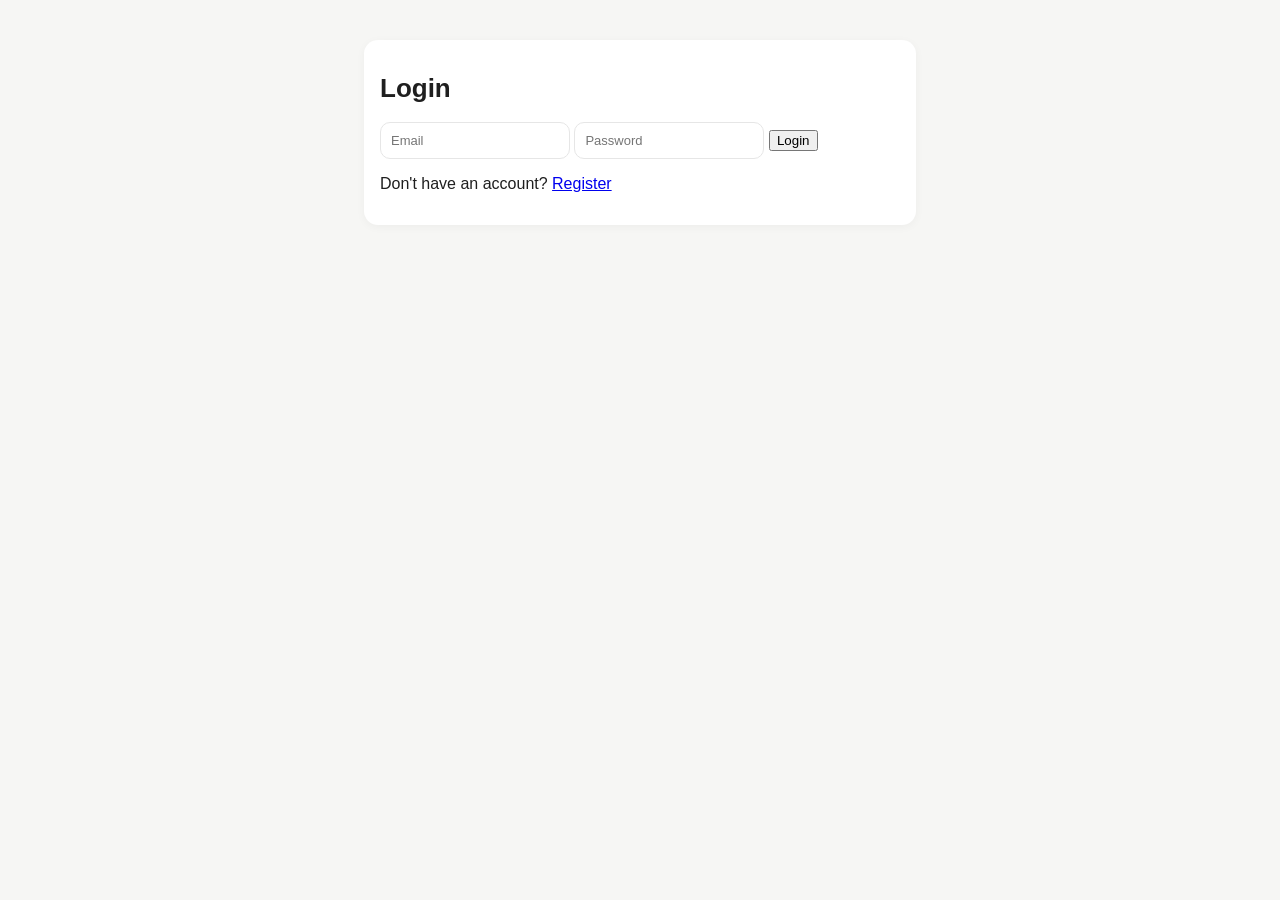
<file: index.html>
<!DOCTYPE html>
<html>
  <head>
    <title>Login</title>
    <link rel="stylesheet" href="style.css" />
  </head>

  <body>
    <div class="container card">
      <h1>Login</h1>

      <input id="email" placeholder="Email" />
      <input id="password" type="password" placeholder="Password" />

      <button onclick="login()">Login</button>

      <p>
        Don't have an account?
        <a href="register.html">Register</a>
      </p>

      <p id="error"></p>
    </div>

    <script src="login.js"></script>
  </body>
</html>
</file>
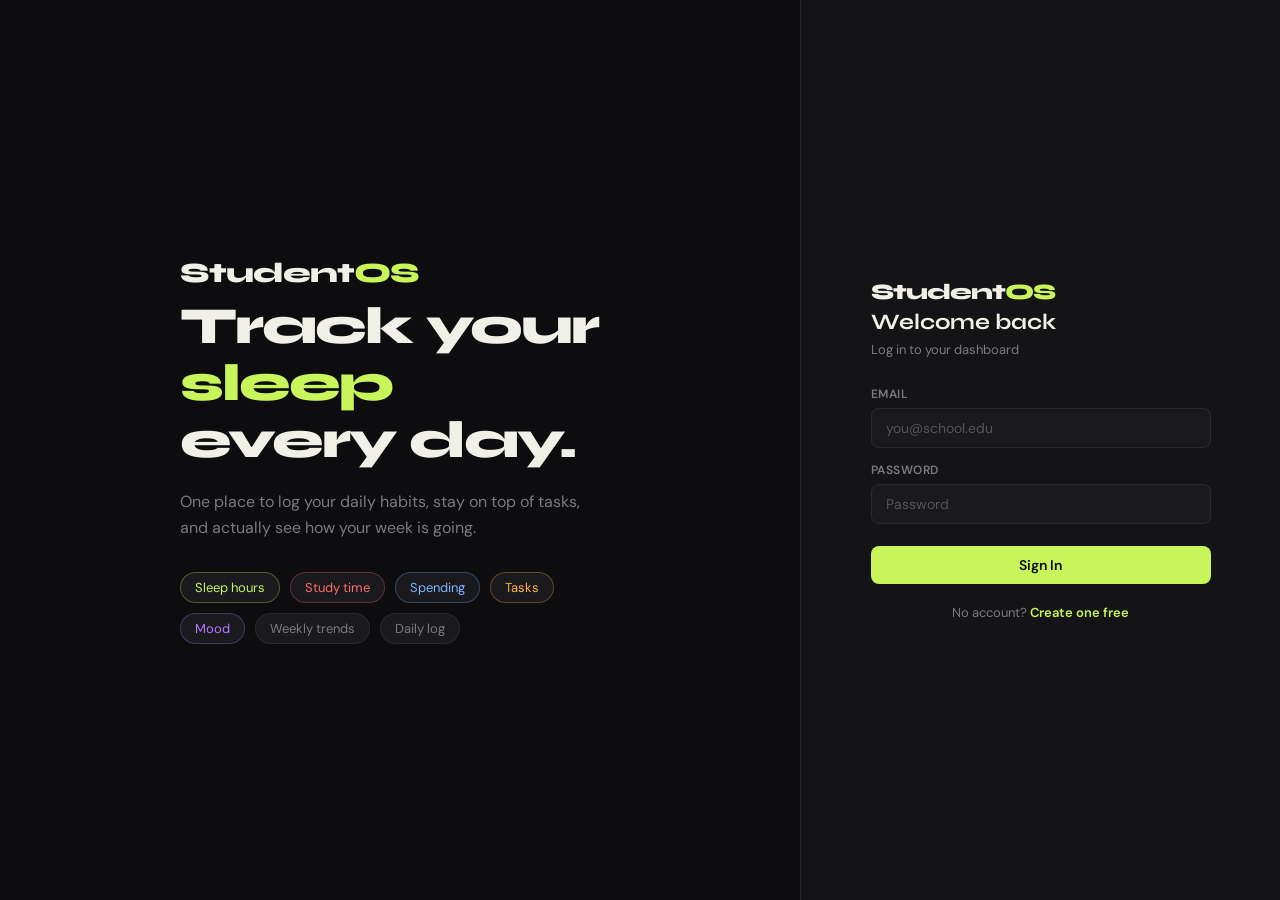
<file: task-manager-main-2/index.html>
<!DOCTYPE html>
<html lang="en">
<head>
  <meta charset="UTF-8">
  <meta name="viewport" content="width=device-width, initial-scale=1.0">
  <title>StudentOS - Login</title>
  <link rel="preconnect" href="https://fonts.googleapis.com">
  <link rel="preconnect" href="https://fonts.gstatic.com" crossorigin>
  <link href="https://fonts.googleapis.com/css2?family=Syne:wght@400;600;700;800&family=DM+Sans:wght@300;400;500;600&display=swap" rel="stylesheet">
  <link rel="stylesheet" href="style.css" />
</head>
<body>

<div class="auth-page">
  <div class="auth-left">
    <div>
      <div class="auth-logo">Student<span>OS</span></div>
      <div class="hero-headline">
        Track your<br>
        <span class="cycle-word" id="cycleWord">sleep</span><br>
        every day.
      </div>
      <p class="hero-sub">
        One place to log your daily habits, stay on top of tasks, and actually see how your week is going.
      </p>
      <div class="floating-tags">
        <span class="tag t1">Sleep hours</span>
        <span class="tag t2">Study time</span>
        <span class="tag t3">Spending</span>
        <span class="tag t4">Tasks</span>
        <span class="tag t5">Mood</span>
        <span class="tag">Weekly trends</span>
        <span class="tag">Daily log</span>
      </div>
    </div>
  </div>

  <div class="auth-right">
    <div class="auth-form">
      <div class="auth-logo" style="font-size:22px; margin-bottom:4px;">Student<span>OS</span></div>
      <h2>Welcome back</h2>
      <p class="sub">Log in to your dashboard</p>

      <div class="field">
        <label>Email</label>
        <input id="email" type="email" placeholder="you@school.edu" />
      </div>

      <div class="field">
        <label>Password</label>
        <input id="password" type="password" placeholder="Password" />
      </div>

      <button class="btn btn-primary btn-full" style="margin-top:8px;" onclick="login()">
        Sign In
      </button>

      <p id="error" class="error-msg"></p>

      <p class="auth-divider">No account? <a href="register.html">Create one free</a></p>
    </div>
  </div>
</div>

<script src="login.js"></script>
<script>
  const words = [
    { text: "sleep",      color: "#b47aff" },
    { text: "spending",   color: "#ffb347" },
    { text: "mood",       color: "#ff6b6b" },
    { text: "tasks",      color: "#7eb4ff" },
    { text: "study time", color: "#c8f55a" },
    { text: "progress",   color: "#5dcaa5" },
  ];
  let i = 0;
  const el = document.getElementById("cycleWord");
  function cycleWord() {
    el.style.opacity = 0;
    setTimeout(() => {
      i = (i + 1) % words.length;
      el.textContent = words[i].text;
      el.style.color  = words[i].color;
      el.style.opacity = 1;
    }, 300);
  }
  setInterval(cycleWord, 2000);
</script>
</body>
</html>
</file>
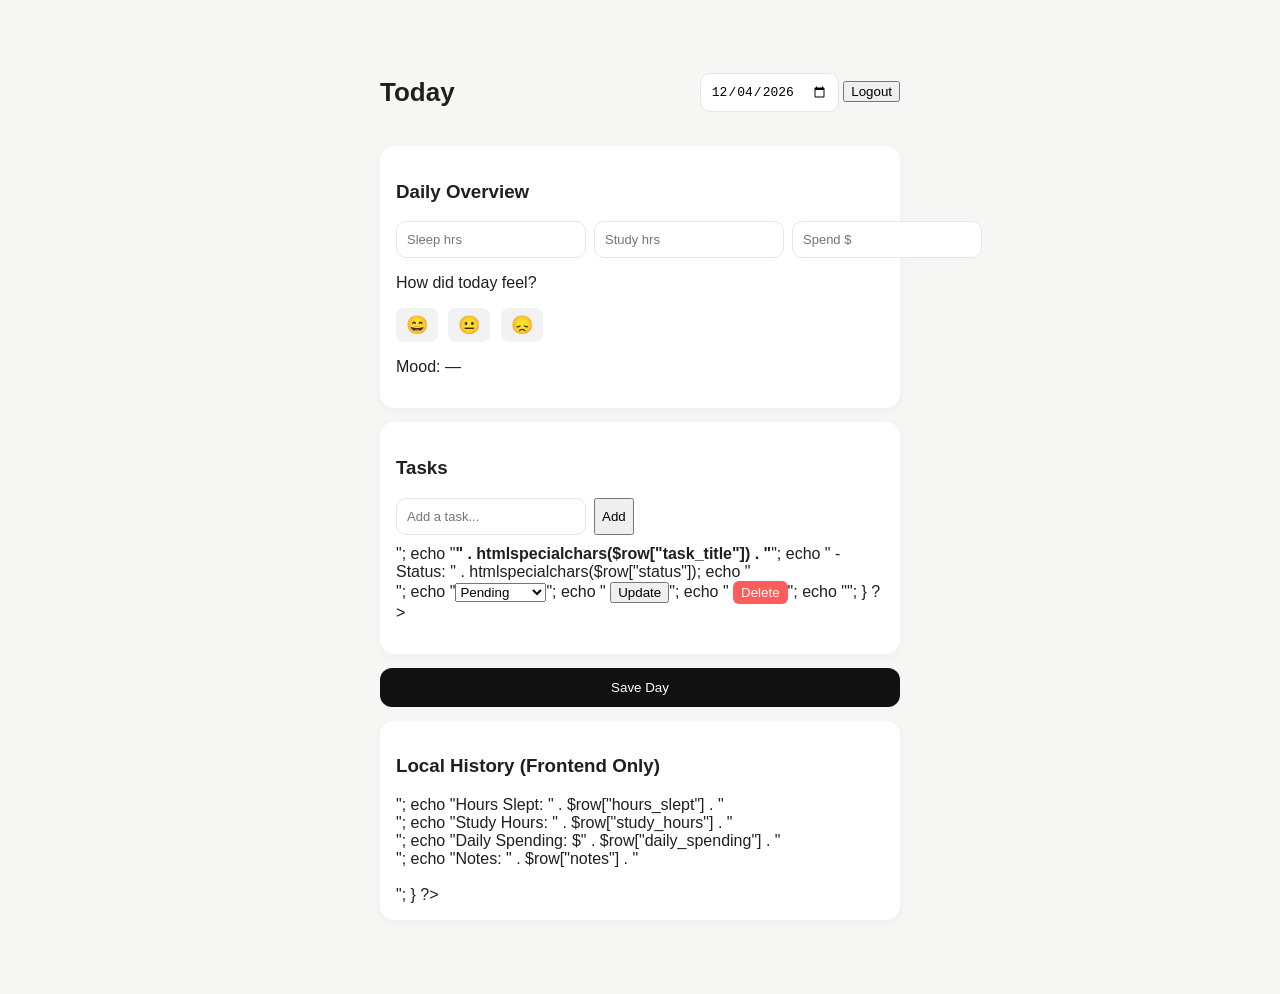
<file: Dashboard.html>
<!DOCTYPE html>
<html>
  <head>
    <title>Student Tracker</title>
    <link rel="stylesheet" href="style.css" />
  </head>

  <body>
    <div class="container">
      <div class="header">
        <h1>Today</h1>

        <div>
          <input type="date" id="datePicker" />
          <button onclick="logout()">Logout</button>
        </div>
      </div>

      <!-- DAILY INPUT CARD -->
      <div class="card">
        <h3>Daily Overview</h3>

        <div class="grid">
          <input id="sleep" type="number" placeholder="Sleep hrs" />
          <input id="study" type="number" placeholder="Study hrs" />
          <input id="spending" type="number" placeholder="Spend $" />
        </div>

        <div class="mood-section">
          <p>How did today feel?</p>

          <div class="mood-buttons">
            <button onclick="setMood('good')">😄</button>
            <button onclick="setMood('okay')">😐</button>
            <button onclick="setMood('bad')">😞</button>
          </div>

          <p id="moodDisplay">Mood: —</p>
        </div>
      </div>

      <!-- TASKS CARD -->
      <div class="card">
        <h3>Tasks</h3>

        <div class="input-row">
          <input id="taskInput" placeholder="Add a task..." />
          <button onclick="addTask()">Add</button>
        </div>

        <ul id="taskList"></ul>
      </div>

      <!-- SAVE -->
      <button class="save-btn" onclick="saveDay()">Save Day</button>

      <!-- HISTORY -->
      <div class="card">
        <h3>Local History (Frontend Only)</h3>
        <div id="history"></div>
      </div>
    </div>

    <script src="script.js?v=10"></script>
  </body>
</html>
</file>
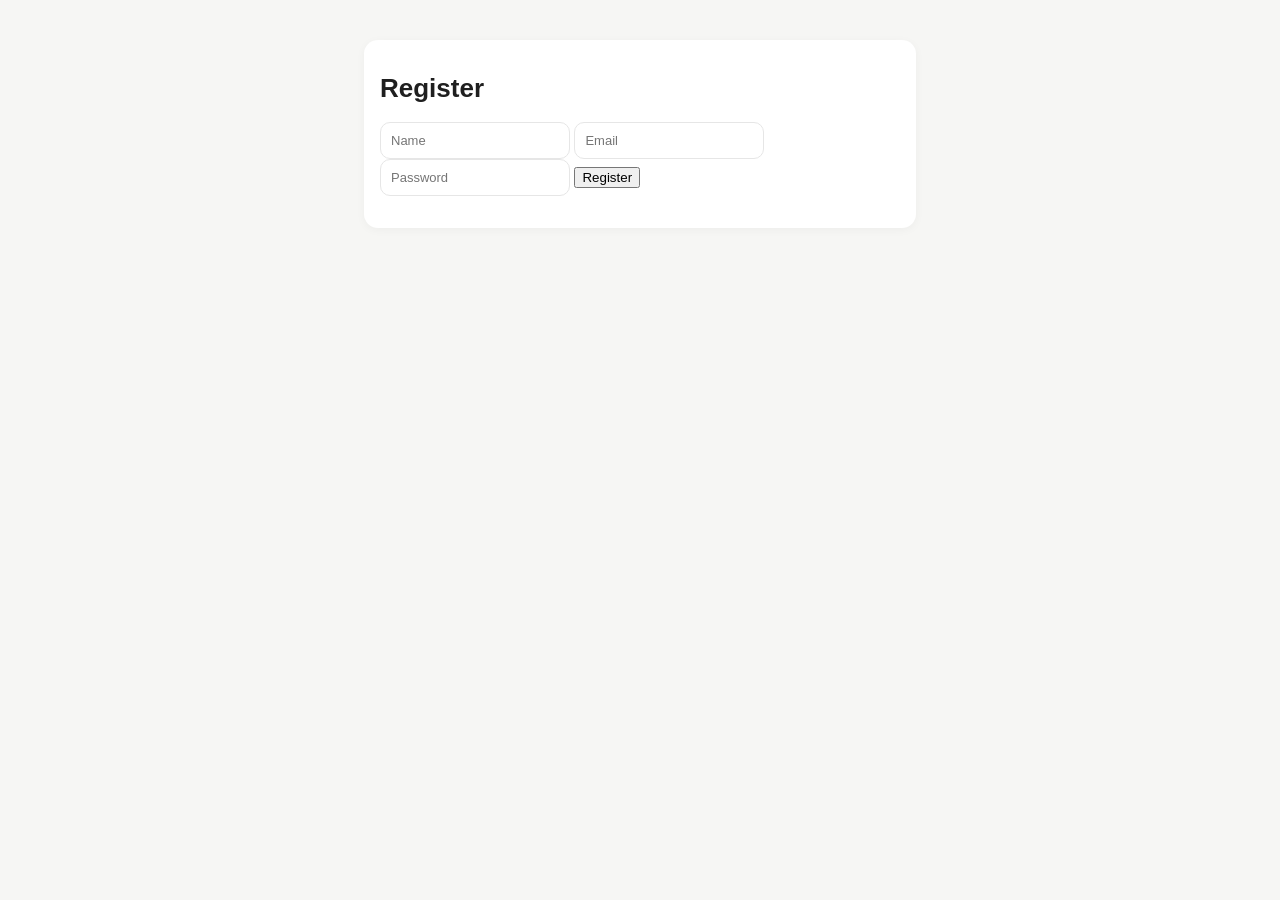
<file: register.html>
<!DOCTYPE html>
<html>
  <head>
    <title>Register</title>
    <link rel="stylesheet" href="style.css" />
  </head>

  <body>
    <div class="container card">
      <h1>Register</h1>

      <input id="name" placeholder="Name" />
      <input id="email" placeholder="Email" />
      <input id="password" type="password" placeholder="Password" />

      <button onclick="register()">Register</button>

      <p id="result"></p>
    </div>

    <script>
      function register() {
        const formData = new FormData();

        formData.append('name', document.getElementById('name').value);
        formData.append('email', document.getElementById('email').value);
        formData.append('password', document.getElementById('password').value);

        fetch('api/register.php', {
          method: 'POST',
          body: formData
        })
          .then((response) => response.text())
          .then((data) => {
            data = data.trim();

            if (data === 'Registration successful') {
              window.location.href = 'index.html';
            } else {
              document.getElementById('result').innerText = data;
            }
          });
      }
    </script>
  </body>
</html>
</file>
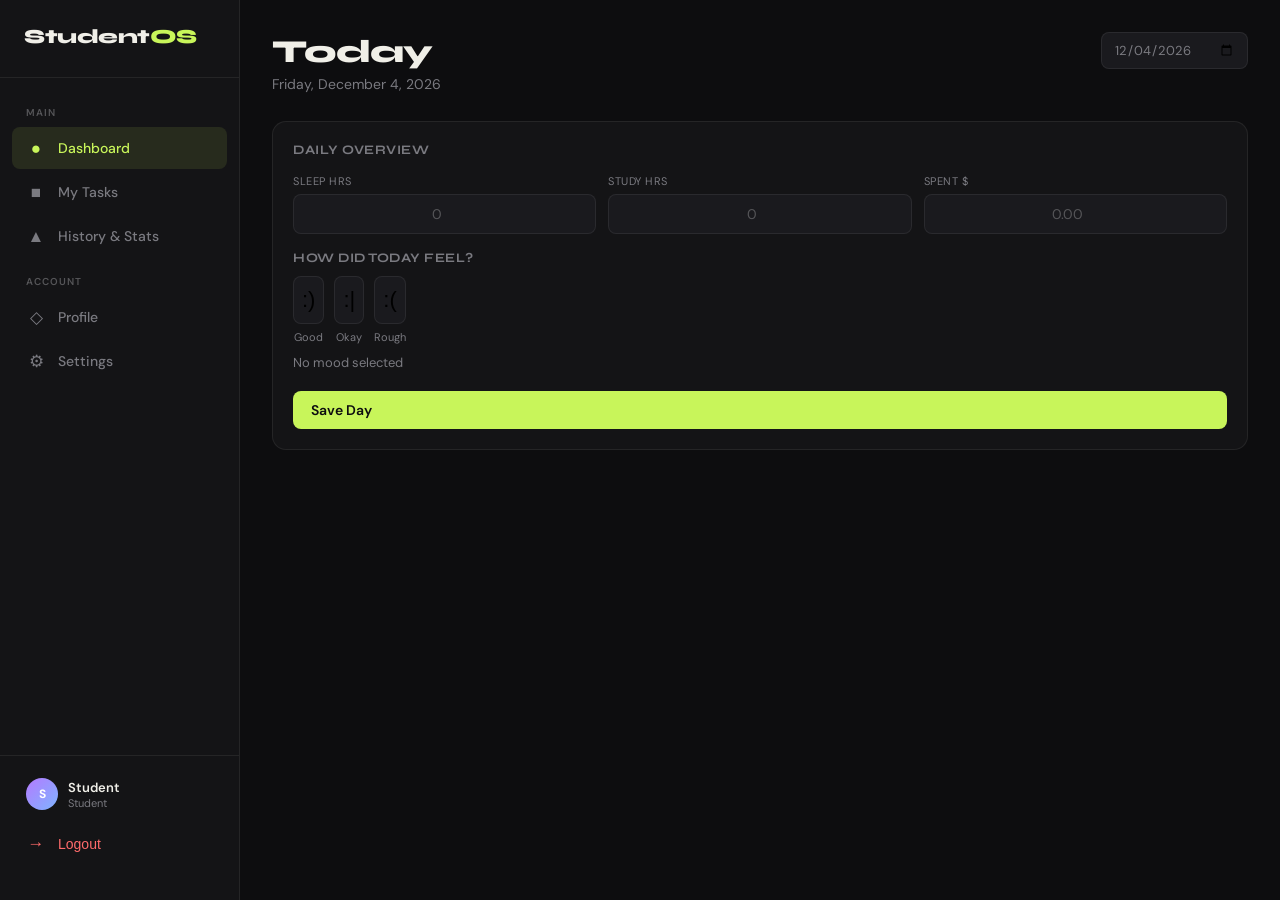
<file: task-manager-main-2/Dashboard.html>
<!DOCTYPE html>
<html lang="en">
<head>
  <meta charset="UTF-8">
  <meta name="viewport" content="width=device-width, initial-scale=1.0">
  <title>StudentOS - Dashboard</title>
  <link rel="preconnect" href="https://fonts.googleapis.com">
  <link rel="preconnect" href="https://fonts.gstatic.com" crossorigin>
  <link href="https://fonts.googleapis.com/css2?family=Syne:wght@400;600;700;800&family=DM+Sans:wght@300;400;500;600&display=swap" rel="stylesheet">
  <link rel="stylesheet" href="style.css" />
</head>
<body>

<div class="app-layout">

  <aside class="sidebar">
    <div class="sidebar-logo">Student<span>OS</span></div>
    <nav class="sidebar-nav">
      <span class="nav-section-label">Main</span>
      <a class="nav-item active" onclick="showPage('dashboard', this)">
        <span class="nav-icon">&#9679;</span>
        <span>Dashboard</span>
      </a>
      <a class="nav-item" onclick="showPage('tasks', this)">
        <span class="nav-icon">&#9632;</span>
        <span>My Tasks</span>
      </a>
      <a class="nav-item" onclick="showPage('history', this)">
        <span class="nav-icon">&#9650;</span>
        <span>History &amp; Stats</span>
      </a>
      <span class="nav-section-label">Account</span>
      <a class="nav-item" onclick="showPage('account', this)">
        <span class="nav-icon">&#9671;</span>
        <span>Profile</span>
      </a>
      <a class="nav-item" onclick="showPage('settings', this)">
        <span class="nav-icon">&#9881;</span>
        <span>Settings</span>
      </a>
    </nav>
    <div class="sidebar-bottom">
      <div class="user-pill">
        <div class="avatar" id="userAvatar">S</div>
        <div class="user-info">
          <div class="user-name" id="userName">Student</div>
          <div class="user-role">Student</div>
        </div>
      </div>
      <button class="nav-item" onclick="logout()" style="color:#ff6b6b; margin-top:4px;">
        <span class="nav-icon">&#8594;</span>
        <span>Logout</span>
      </button>
    </div>
  </aside>

  <main class="main-content">

    <!-- DASHBOARD -->
    <div id="page-dashboard">
      <div class="page-header">
        <div>
          <div class="page-title">Today</div>
          <div class="page-subtitle" id="todayDate"></div>
        </div>
        <input type="date" id="datePicker" style="width:auto;" />
      </div>

      <div class="card">
        <div class="card-title">Daily Overview</div>
        <div class="stat-grid">
          <div>
            <label style="font-size:11px;color:var(--muted);text-transform:uppercase;letter-spacing:.5px;display:block;margin-bottom:6px;">Sleep hrs</label>
            <input id="sleep" type="number" placeholder="0" min="0" max="24" style="text-align:center;" />
          </div>
          <div>
            <label style="font-size:11px;color:var(--muted);text-transform:uppercase;letter-spacing:.5px;display:block;margin-bottom:6px;">Study hrs</label>
            <input id="study" type="number" placeholder="0" min="0" max="24" style="text-align:center;" />
          </div>
          <div>
            <label style="font-size:11px;color:var(--muted);text-transform:uppercase;letter-spacing:.5px;display:block;margin-bottom:6px;">Spent $</label>
            <input id="spending" type="number" placeholder="0.00" min="0" style="text-align:center;" />
          </div>
        </div>

        <div style="margin-top:16px;">
          <div class="card-title" style="margin-bottom:10px;">How did today feel?</div>
          <div class="mood-row">
            <div>
              <button class="mood-btn" id="moodGood" onclick="setMood('good')">:)</button>
              <div class="mood-label">Good</div>
            </div>
            <div>
              <button class="mood-btn" id="moodOkay" onclick="setMood('okay')">:|</button>
              <div class="mood-label">Okay</div>
            </div>
            <div>
              <button class="mood-btn" id="moodBad" onclick="setMood('bad')">:(</button>
              <div class="mood-label">Rough</div>
            </div>
          </div>
          <p id="moodDisplay" style="font-size:13px;color:var(--muted);margin-top:10px;">No mood selected</p>
        </div>

        <button class="btn btn-primary" style="margin-top:20px;width:100%;" onclick="saveDay()">Save Day</button>
        <p id="saveMsg" style="font-size:12px;color:var(--accent1);margin-top:8px;display:none;">Saved!</p>
      </div>
    </div>

    <!-- TASKS -->
    <div id="page-tasks" style="display:none;">
      <div class="page-header">
        <div>
          <div class="page-title">My Tasks</div>
          <div class="page-subtitle">Stay on top of what is due</div>
        </div>
        <input type="date" id="taskDatePicker" style="width:auto;" />
      </div>
      <div class="card">
        <div class="card-title">Add Task</div>
        <div class="task-row">
          <input id="taskInput" type="text" placeholder="What needs to get done?" style="flex:1;" />
          <button class="btn btn-primary" onclick="addTask()">+ Add</button>
        </div>
      </div>
      <div class="card">
        <div class="card-title">Active Tasks</div>
        <ul class="task-list" id="taskList">
          <li style="color:var(--muted);font-size:13px;padding:10px 0;">Loading tasks...</li>
        </ul>
      </div>
    </div>

    <!-- HISTORY -->
    <div id="page-history" style="display:none;">
      <div class="page-header">
        <div>
          <div class="page-title">History &amp; Stats</div>
          <div class="page-subtitle">See how your week is really going</div>
        </div>
      </div>

      <div class="card">
        <div style="display:flex;justify-content:space-between;align-items:center;margin-bottom:18px;">
          <div class="card-title" style="margin:0;">Averages</div>
          <div class="history-tabs">
            <button class="tab-btn active" onclick="setHistoryRange('week', this)">Week</button>
            <button class="tab-btn" onclick="setHistoryRange('month', this)">Month</button>
          </div>
        </div>
        <div class="rings-grid" id="ringsGrid">
          <div class="ring-card">
            <svg width="80" height="80" viewBox="0 0 80 80">
              <circle cx="40" cy="40" r="32" fill="none" stroke="rgba(255,255,255,0.06)" stroke-width="8"/>
              <circle id="sleepRing" cx="40" cy="40" r="32" fill="none" stroke="#b47aff" stroke-width="8" stroke-dasharray="0 201" stroke-linecap="round" transform="rotate(-90 40 40)" style="transition:stroke-dasharray 1s ease;"/>
              <text x="40" y="45" text-anchor="middle" fill="#f0efe8" font-family="Syne,sans-serif" font-size="14" font-weight="700" id="sleepRingVal">-</text>
            </svg>
            <div class="ring-label">Avg Sleep</div>
            <div class="ring-sub">hrs / night</div>
          </div>
          <div class="ring-card">
            <svg width="80" height="80" viewBox="0 0 80 80">
              <circle cx="40" cy="40" r="32" fill="none" stroke="rgba(255,255,255,0.06)" stroke-width="8"/>
              <circle id="studyRing" cx="40" cy="40" r="32" fill="none" stroke="#7eb4ff" stroke-width="8" stroke-dasharray="0 201" stroke-linecap="round" transform="rotate(-90 40 40)" style="transition:stroke-dasharray 1s ease;"/>
              <text x="40" y="45" text-anchor="middle" fill="#f0efe8" font-family="Syne,sans-serif" font-size="14" font-weight="700" id="studyRingVal">-</text>
            </svg>
            <div class="ring-label">Avg Study</div>
            <div class="ring-sub">hrs / day</div>
          </div>
          <div class="ring-card">
            <svg width="80" height="80" viewBox="0 0 80 80">
              <circle cx="40" cy="40" r="32" fill="none" stroke="rgba(255,255,255,0.06)" stroke-width="8"/>
              <circle id="spendRing" cx="40" cy="40" r="32" fill="none" stroke="#ffb347" stroke-width="8" stroke-dasharray="0 201" stroke-linecap="round" transform="rotate(-90 40 40)" style="transition:stroke-dasharray 1s ease;"/>
              <text x="40" y="45" text-anchor="middle" fill="#f0efe8" font-family="Syne,sans-serif" font-size="14" font-weight="700" id="spendRingVal">-</text>
            </svg>
            <div class="ring-label">Avg Spend</div>
            <div class="ring-sub">$ / day</div>
          </div>
        </div>
      </div>

      <div class="card">
        <div class="card-title" style="margin-bottom:14px;">Daily Log</div>
        <div id="historyList" class="history-list">
          <p style="color:var(--muted);font-size:13px;">Loading history...</p>
        </div>
      </div>
    </div>

    <!-- ACCOUNT -->
    <div id="page-account" style="display:none;">
      <div class="page-header"><div><div class="page-title">Profile</div></div></div>
      <div class="card">
        <div class="account-header">
          <div class="account-avatar" id="accountAvatar">S</div>
          <div>
            <div class="account-name" id="accountName">Student</div>
            <div class="account-email" id="accountEmail">student@school.edu</div>
          </div>
        </div>
        <div>
          <div class="settings-row">
            <span class="settings-label">Member since</span>
            <span class="settings-value">2025</span>
          </div>
          <div class="settings-row">
            <span class="settings-label">Total days logged</span>
            <span class="settings-value" id="totalDays">-</span>
          </div>
          <div class="settings-row">
            <span class="settings-label">Tasks completed</span>
            <span class="settings-value" id="tasksCompleted">-</span>
          </div>
        </div>
      </div>
    </div>

    <!-- SETTINGS -->
    <div id="page-settings" style="display:none;">
      <div class="page-header"><div><div class="page-title">Settings</div></div></div>
      <div class="card">
        <div class="card-title">Daily Goals</div>
        <div class="settings-row">
          <div>
            <div class="settings-label">Sleep goal (hrs)</div>
            <div style="font-size:12px;color:var(--muted);margin-top:2px;">Used for ring progress</div>
          </div>
          <input type="number" id="sleepGoal" value="8" style="width:70px;text-align:center;" />
        </div>
        <div class="settings-row">
          <div><div class="settings-label">Study goal (hrs)</div></div>
          <input type="number" id="studyGoal" value="6" style="width:70px;text-align:center;" />
        </div>
        <div class="settings-row">
          <div><div class="settings-label">Spending budget ($)</div></div>
          <input type="number" id="spendGoal" value="30" style="width:70px;text-align:center;" />
        </div>
        <button class="btn btn-primary" style="margin-top:20px;" onclick="saveGoals()">Save Goals</button>
        <p id="goalsSaved" style="font-size:12px;color:var(--accent1);margin-top:8px;display:none;">Saved!</p>
      </div>
      <div class="card">
        <div class="card-title">Account</div>
        <div class="settings-row">
          <span class="settings-label">Logout of StudentOS</span>
          <button class="btn btn-danger btn-sm" onclick="logout()">Logout</button>
        </div>
      </div>
    </div>

  </main>
</div>

<script src="script.js?v=12"></script>
<script>
  const pages = ['dashboard','tasks','history','account','settings'];

  function showPage(name, el) {
    pages.forEach(p => {
      document.getElementById('page-' + p).style.display = (p === name) ? 'block' : 'none';
    });
    document.querySelectorAll('.nav-item').forEach(n => n.classList.remove('active'));
    if (el) el.classList.add('active');
    if (name === 'history') loadHistoryPage();
    if (name === 'tasks')   { loadTasks(); document.getElementById('taskDatePicker').value = document.getElementById('datePicker').value; }
    if (name === 'account') loadAccountPage();
  }

  document.addEventListener('DOMContentLoaded', () => {
    const today = new Date();
    document.getElementById('datePicker').valueAsDate = today;
    document.getElementById('taskDatePicker').valueAsDate = today;
    const opts = { weekday:'long', year:'numeric', month:'long', day:'numeric' };
    document.getElementById('todayDate').textContent = today.toLocaleDateString('en-US', opts);
    loadGoals();
  });

  function loadGoals() {
    document.getElementById('sleepGoal').value = localStorage.getItem('goalSleep') || 8;
    document.getElementById('studyGoal').value = localStorage.getItem('goalStudy') || 6;
    document.getElementById('spendGoal').value = localStorage.getItem('goalSpend') || 30;
  }

  function saveGoals() {
    localStorage.setItem('goalSleep', document.getElementById('sleepGoal').value);
    localStorage.setItem('goalStudy', document.getElementById('studyGoal').value);
    localStorage.setItem('goalSpend', document.getElementById('spendGoal').value);
    const msg = document.getElementById('goalsSaved');
    msg.style.display = 'block';
    setTimeout(() => msg.style.display = 'none', 2000);
  }

  let historyRange = 'week';

  function setHistoryRange(range, btn) {
    historyRange = range;
    document.querySelectorAll('.tab-btn').forEach(b => b.classList.remove('active'));
    btn.classList.add('active');
    loadHistoryPage();
  }

  function loadHistoryPage() {
    fetch('api/get_tracking.php')
      .then(r => r.text())
      .then(raw => renderHistoryUI(raw));
  }

  function parseTrackingHTML(raw) {
    const entries = [];
    const blocks = raw.trim().split(/\n\n+/);
    blocks.forEach(block => {
      const entry = {};
      const dateM  = block.match(/Date:\s*([^\n<]+)/);
      const sleepM = block.match(/Hours Slept:\s*([\d.]+)/);
      const studyM = block.match(/Study Hours:\s*([\d.]+)/);
      const spendM = block.match(/Daily Spending:\s*\$?([\d.]+)/);
      const notesM = block.match(/Notes:\s*([^\n<]+)/);
      if (dateM)  entry.date  = dateM[1].trim();
      if (sleepM) entry.sleep = parseFloat(sleepM[1]);
      if (studyM) entry.study = parseFloat(studyM[1]);
      if (spendM) entry.spend = parseFloat(spendM[1]);
      if (notesM) entry.notes = notesM[1].trim();
      if (entry.date) entries.push(entry);
    });
    return entries;
  }

  function renderHistoryUI(raw) {
    let entries = parseTrackingHTML(raw);
    const now = new Date();
    const days = historyRange === 'week' ? 7 : 30;
    const cutoff = new Date(now);
    cutoff.setDate(now.getDate() - days);
    entries = entries.filter(e => new Date(e.date) >= cutoff);

    const n = entries.length || 1;
    const avgSleep = entries.reduce((s,e) => s + (e.sleep||0), 0) / n;
    const avgStudy = entries.reduce((s,e) => s + (e.study||0), 0) / n;
    const avgSpend = entries.reduce((s,e) => s + (e.spend||0), 0) / n;

    const goalSleep = parseFloat(localStorage.getItem('goalSleep') || 8);
    const goalStudy = parseFloat(localStorage.getItem('goalStudy') || 6);
    const goalSpend = parseFloat(localStorage.getItem('goalSpend') || 30);

    function ringDash(val, goal) {
      const pct  = Math.min(val / goal, 1);
      const circ = 2 * Math.PI * 32;
      return pct * circ + ' ' + circ;
    }

    setTimeout(() => {
      document.getElementById('sleepRing').setAttribute('stroke-dasharray', ringDash(avgSleep, goalSleep));
      document.getElementById('studyRing').setAttribute('stroke-dasharray', ringDash(avgStudy, goalStudy));
      document.getElementById('spendRing').setAttribute('stroke-dasharray', ringDash(avgSpend, goalSpend));
    }, 100);

    document.getElementById('sleepRingVal').textContent = avgSleep.toFixed(1);
    document.getElementById('studyRingVal').textContent = avgStudy.toFixed(1);
    document.getElementById('spendRingVal').textContent = '$' + Math.round(avgSpend);

    const listEl = document.getElementById('historyList');
    if (entries.length === 0) {
      listEl.innerHTML = '<p style="color:var(--muted);font-size:13px;">No data for this period yet.</p>';
      return;
    }

    listEl.innerHTML = entries.map(e => {
      const notes    = e.notes || '';
      const moodGood = notes.includes('good');
      const moodBad  = notes.includes('bad');
      const moodText = moodGood ? 'Good' : moodBad ? 'Rough' : 'Okay';
      const moodColor = moodGood ? 'var(--accent1)' : moodBad ? 'var(--accent2)' : 'var(--accent4)';
      return '<div class="history-row">' +
        '<span class="history-date">' + e.date + '</span>' +
        '<span class="history-val">Sleep: ' + (e.sleep || '-') + ' hrs</span>' +
        '<span class="history-val">Study: ' + (e.study || '-') + ' hrs</span>' +
        '<span class="history-val">$' + (e.spend || '0') + '</span>' +
        '<span style="font-size:12px;font-weight:600;color:' + moodColor + ';">' + moodText + '</span>' +
        '</div>';
    }).join('');
  }

  function loadAccountPage() {
    fetch('api/get_tracking.php')
      .then(r => r.text())
      .then(raw => {
        const entries = parseTrackingHTML(raw);
        document.getElementById('totalDays').textContent = entries.length + ' days';
      });
    fetch('api/get_tasks.php')
      .then(r => r.text())
      .then(raw => {
        const completed = (raw.match(/Completed/g) || []).length;
        document.getElementById('tasksCompleted').textContent = completed;
      });
  }

  const _origSaveDay = window.saveDay;
  window.saveDay = function() {
    if (_origSaveDay) _origSaveDay();
    const msg = document.getElementById('saveMsg');
    msg.style.display = 'block';
    setTimeout(() => msg.style.display = 'none', 2500);
  };
</script>
</body>
</html>
</file>
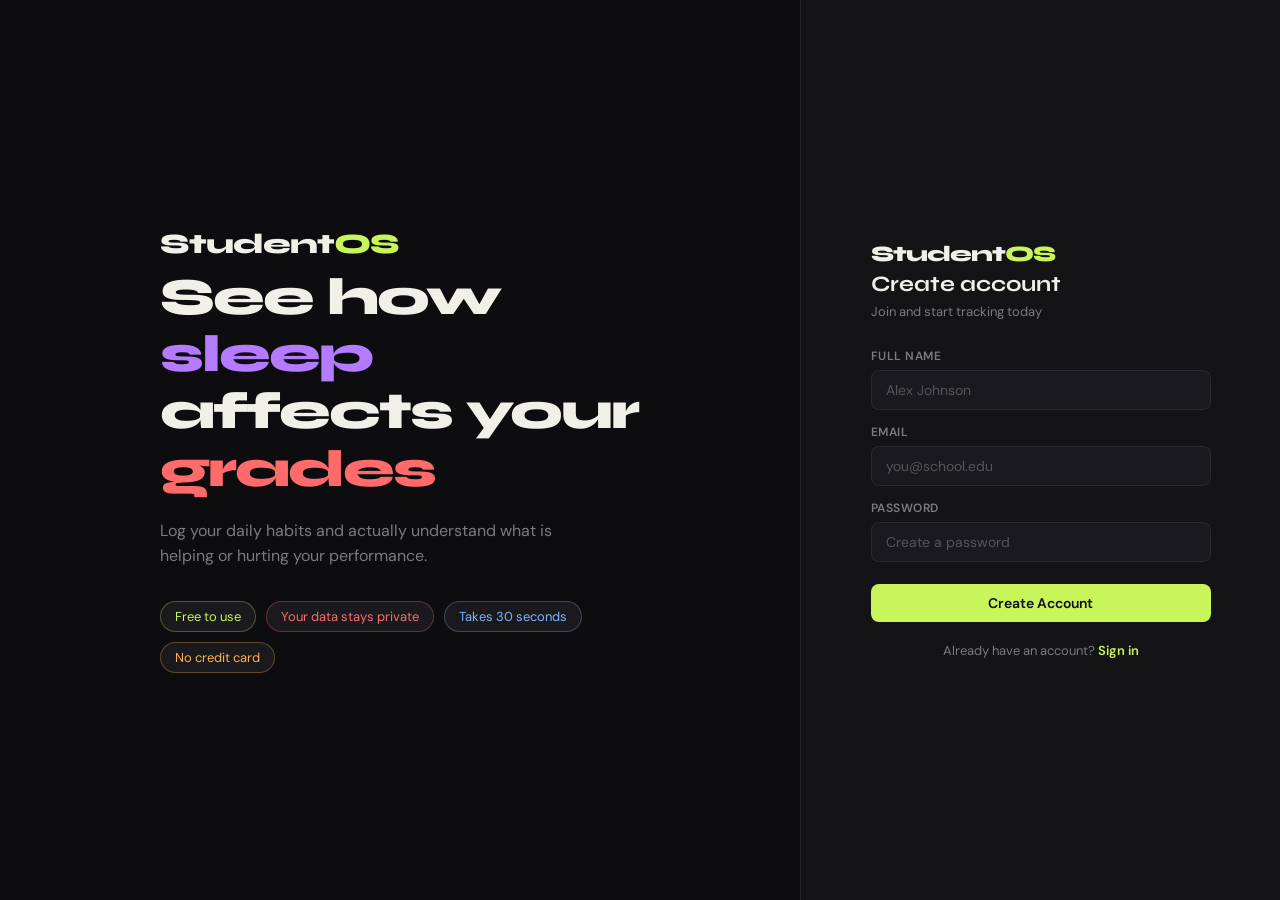
<file: task-manager-main-2/register.html>
<!DOCTYPE html>
<html lang="en">
<head>
  <meta charset="UTF-8">
  <meta name="viewport" content="width=device-width, initial-scale=1.0">
  <title>StudentOS - Register</title>
  <link rel="preconnect" href="https://fonts.googleapis.com">
  <link rel="preconnect" href="https://fonts.gstatic.com" crossorigin>
  <link href="https://fonts.googleapis.com/css2?family=Syne:wght@400;600;700;800&family=DM+Sans:wght@300;400;500;600&display=swap" rel="stylesheet">
  <link rel="stylesheet" href="style.css" />
</head>
<body>

<div class="auth-page">
  <div class="auth-left">
    <div>
      <div class="auth-logo">Student<span>OS</span></div>
      <div class="hero-headline">
        See how <span class="cycle-word" id="wordA">sleep</span><br>
        affects your <span class="cycle-word" id="wordB">grades</span>
      </div>
      <p class="hero-sub">
        Log your daily habits and actually understand what is helping or hurting your performance.
      </p>
      <div class="floating-tags">
        <span class="tag t1">Free to use</span>
        <span class="tag t2">Your data stays private</span>
        <span class="tag t3">Takes 30 seconds</span>
        <span class="tag t4">No credit card</span>
      </div>
    </div>
  </div>

  <div class="auth-right">
    <div class="auth-form">
      <div class="auth-logo" style="font-size:22px; margin-bottom:4px;">Student<span>OS</span></div>
      <h2>Create account</h2>
      <p class="sub">Join and start tracking today</p>

      <div class="field">
        <label>Full Name</label>
        <input id="name" type="text" placeholder="Alex Johnson" />
      </div>

      <div class="field">
        <label>Email</label>
        <input id="email" type="email" placeholder="you@school.edu" />
      </div>

      <div class="field">
        <label>Password</label>
        <input id="password" type="password" placeholder="Create a password" />
      </div>

      <button class="btn btn-primary btn-full" style="margin-top:8px;" onclick="register()">
        Create Account
      </button>

      <p id="result" class="error-msg"></p>

      <p class="auth-divider">Already have an account? <a href="index.html">Sign in</a></p>
    </div>
  </div>
</div>

<script>
  const pairs = [
    { a: "sleep",    aC: "#b47aff", b: "mood",        bC: "#ff6b6b" },
    { a: "studying", aC: "#7eb4ff", b: "your grades", bC: "#c8f55a" },
    { a: "spending", aC: "#ffb347", b: "your stress",  bC: "#ff6b6b" },
    { a: "mood",     aC: "#ff6b6b", b: "study time",  bC: "#7eb4ff" },
    { a: "sleep",    aC: "#b47aff", b: "spending",    bC: "#ffb347" },
    { a: "tasks",    aC: "#c8f55a", b: "your week",   bC: "#5dcaa5" },
  ];
  let idx = 0;
  const elA = document.getElementById("wordA");
  const elB = document.getElementById("wordB");
  elA.style.color = pairs[0].aC;
  elB.style.color = pairs[0].bC;

  function cyclePair() {
    elA.style.opacity = 0;
    elB.style.opacity = 0;
    setTimeout(() => {
      idx = (idx + 1) % pairs.length;
      elA.textContent = pairs[idx].a;
      elA.style.color  = pairs[idx].aC;
      elB.textContent = pairs[idx].b;
      elB.style.color  = pairs[idx].bC;
      elA.style.opacity = 1;
      elB.style.opacity = 1;
    }, 300);
  }
  setInterval(cyclePair, 2200);

  function register() {
    const resultEl = document.getElementById("result");
    const formData = new FormData();
    formData.append("name",     document.getElementById("name").value);
    formData.append("email",    document.getElementById("email").value);
    formData.append("password", document.getElementById("password").value);

    fetch("api/register.php", { method: "POST", body: formData })
      .then(r => r.text())
      .then(data => {
        data = data.trim();
        if (data === "Registration successful") {
          resultEl.style.color = "var(--accent1)";
          resultEl.innerText = "Account created! Redirecting...";
          setTimeout(() => window.location.href = "index.html", 1200);
        } else {
          resultEl.style.color = "var(--accent2)";
          resultEl.innerText = data;
        }
      });
  }
</script>
</body>
</html>
</file>
<file: style.css>
body {
  font-family: -apple-system, BlinkMacSystemFont, "Segoe UI", sans-serif;
  background: #f6f6f4;
  margin: 0;
  color: #1f1f1f;
}

.container {
  max-width: 520px;
  margin: 40px auto;
  padding: 20px;
}

/* HEADER */
.header {
  display: flex;
  justify-content: space-between;
  align-items: center;
  margin-bottom: 20px;
}

h1 {
  font-size: 26px;
}

/* CARD */
.card {
  background: white;
  border-radius: 14px;
  padding: 16px;
  margin-bottom: 14px;
  box-shadow: 0 2px 10px rgba(0,0,0,0.04);
}

/* GRID */
.grid {
  display: grid;
  grid-template-columns: repeat(3, 1fr);
  gap: 8px;
}

input {
  padding: 10px;
  border-radius: 10px;
  border: 1px solid #e6e6e6;
  font-size: 13px;
}

/* TASKS */
.input-row {
  display: flex;
  gap: 8px;
}

ul {
  list-style: none;
  padding: 0;
  margin-top: 10px;
}

li {
  background: #f7f7f5;
  padding: 10px;
  border-radius: 10px;
  margin-bottom: 8px;
  display: flex;
  justify-content: space-between;
}

/* DELETE BUTTON (teammate style restored) */
.delete-btn {
  background-color: #ff5c5c;
  color: white;
  border: none;
  border-radius: 6px;
  padding: 4px 8px;
  cursor: pointer;
}

.delete-btn:hover {
  background-color: #e04b4b;
}

/* MOOD */
.mood-buttons button {
  font-size: 18px;
  margin-right: 6px;
  border: none;
  background: #f2f2f2;
  border-radius: 8px;
  padding: 6px 10px;
}

/* SAVE BUTTON */
.save-btn {
  width: 100%;
  padding: 12px;
  background: #111;
  color: white;
  border: none;
  border-radius: 12px;
  margin-bottom: 14px;
  cursor: pointer;
}
</file>
<file: task-manager-main-2/style.css>
@import url('https://fonts.googleapis.com/css2?family=Syne:wght@400;600;700;800&family=DM+Sans:wght@300;400;500;600&display=swap');

:root {
  --bg: #0d0d0f;
  --bg2: #141416;
  --bg3: #1a1a1e;
  --bg4: #222226;
  --border: rgba(255,255,255,0.07);
  --border2: rgba(255,255,255,0.12);
  --text: #f0efe8;
  --muted: #7a7a80;
  --muted2: #555558;
  --accent1: #c8f55a;
  --accent2: #ff6b6b;
  --accent3: #7eb4ff;
  --accent4: #ffb347;
  --accent5: #b47aff;
  --radius: 14px;
  --radius-sm: 8px;
  --radius-lg: 20px;
}

* { box-sizing: border-box; margin: 0; padding: 0; }

body {
  font-family: 'DM Sans', sans-serif;
  background: var(--bg);
  color: var(--text);
  min-height: 100vh;
}

/* ── SIDEBAR LAYOUT ── */
.app-layout {
  display: flex;
  min-height: 100vh;
}

.sidebar {
  width: 240px;
  background: var(--bg2);
  border-right: 1px solid var(--border);
  padding: 24px 0;
  display: flex;
  flex-direction: column;
  position: fixed;
  top: 0; left: 0; bottom: 0;
  z-index: 100;
}

.sidebar-logo {
  font-family: 'Syne', sans-serif;
  font-weight: 800;
  font-size: 20px;
  color: var(--text);
  padding: 0 24px 28px;
  letter-spacing: -0.5px;
  border-bottom: 1px solid var(--border);
  margin-bottom: 12px;
}

.sidebar-logo span {
  color: var(--accent1);
}

.sidebar-nav {
  flex: 1;
  display: flex;
  flex-direction: column;
  gap: 2px;
  padding: 0 12px;
}

.nav-item {
  display: flex;
  align-items: center;
  gap: 12px;
  padding: 10px 14px;
  border-radius: var(--radius-sm);
  color: var(--muted);
  text-decoration: none;
  font-size: 14px;
  font-weight: 500;
  cursor: pointer;
  transition: all 0.15s;
  border: none;
  background: none;
  width: 100%;
  text-align: left;
}

.nav-item:hover {
  background: var(--bg4);
  color: var(--text);
}

.nav-item.active {
  background: rgba(200,245,90,0.1);
  color: var(--accent1);
}

.nav-item .nav-icon {
  font-size: 17px;
  width: 20px;
  text-align: center;
}

.nav-section-label {
  font-size: 10px;
  font-weight: 600;
  letter-spacing: 1px;
  text-transform: uppercase;
  color: var(--muted2);
  padding: 16px 14px 6px;
}

.sidebar-bottom {
  padding: 12px;
  border-top: 1px solid var(--border);
  margin-top: auto;
}

.user-pill {
  display: flex;
  align-items: center;
  gap: 10px;
  padding: 10px 14px;
  border-radius: var(--radius-sm);
  cursor: pointer;
  transition: background 0.15s;
}

.user-pill:hover { background: var(--bg4); }

.avatar {
  width: 32px; height: 32px;
  border-radius: 50%;
  background: linear-gradient(135deg, var(--accent5), var(--accent3));
  display: flex; align-items: center; justify-content: center;
  font-size: 12px; font-weight: 700; color: white;
  flex-shrink: 0;
}

.user-info { flex: 1; min-width: 0; }
.user-name { font-size: 13px; font-weight: 600; color: var(--text); white-space: nowrap; overflow: hidden; text-overflow: ellipsis; }
.user-role { font-size: 11px; color: var(--muted); }

/* ── MAIN CONTENT ── */
.main-content {
  margin-left: 240px;
  flex: 1;
  padding: 32px;
  max-width: calc(100vw - 240px);
}

.page-header {
  display: flex;
  justify-content: space-between;
  align-items: flex-start;
  margin-bottom: 28px;
}

.page-title {
  font-family: 'Syne', sans-serif;
  font-size: 32px;
  font-weight: 800;
  letter-spacing: -1px;
  color: var(--text);
}

.page-subtitle {
  font-size: 14px;
  color: var(--muted);
  margin-top: 4px;
}

/* ── CARDS ── */
.card {
  background: var(--bg2);
  border: 1px solid var(--border);
  border-radius: var(--radius);
  padding: 20px;
  margin-bottom: 16px;
}

.card-title {
  font-family: 'Syne', sans-serif;
  font-size: 13px;
  font-weight: 700;
  letter-spacing: 0.5px;
  text-transform: uppercase;
  color: var(--muted);
  margin-bottom: 16px;
}

/* ── STAT CHIPS ── */
.stat-grid {
  display: grid;
  grid-template-columns: repeat(3, 1fr);
  gap: 12px;
  margin-bottom: 16px;
}

.stat-chip {
  background: var(--bg3);
  border: 1px solid var(--border);
  border-radius: var(--radius-sm);
  padding: 14px;
  transition: border-color 0.2s;
}

.stat-chip:hover { border-color: var(--border2); }
.stat-chip-label { font-size: 11px; color: var(--muted); margin-bottom: 4px; text-transform: uppercase; letter-spacing: 0.5px; }
.stat-chip-value { font-family: 'Syne', sans-serif; font-size: 22px; font-weight: 700; color: var(--text); }
.stat-chip-unit { font-size: 11px; color: var(--muted); margin-left: 3px; }

/* ── INPUTS ── */
input[type="text"], input[type="number"], input[type="email"],
input[type="password"], input[type="date"], select {
  background: var(--bg3);
  border: 1px solid var(--border);
  border-radius: var(--radius-sm);
  color: var(--text);
  font-family: 'DM Sans', sans-serif;
  font-size: 14px;
  padding: 10px 14px;
  width: 100%;
  outline: none;
  transition: border-color 0.15s;
}

input:focus, select:focus { border-color: var(--accent1); }
input::placeholder { color: var(--muted2); }
select option { background: var(--bg3); }

/* ── BUTTONS ── */
.btn {
  display: inline-flex;
  align-items: center;
  gap: 8px;
  padding: 10px 18px;
  border-radius: var(--radius-sm);
  font-family: 'DM Sans', sans-serif;
  font-size: 14px;
  font-weight: 600;
  cursor: pointer;
  border: none;
  transition: all 0.15s;
}

.btn-primary {
  background: var(--accent1);
  color: #0d0d0f;
}
.btn-primary:hover { background: #d4ff66; transform: translateY(-1px); }

.btn-ghost {
  background: transparent;
  border: 1px solid var(--border2);
  color: var(--text);
}
.btn-ghost:hover { background: var(--bg4); }

.btn-danger {
  background: rgba(255,107,107,0.12);
  color: var(--accent2);
  border: 1px solid rgba(255,107,107,0.2);
}
.btn-danger:hover { background: rgba(255,107,107,0.2); }

.btn-sm { padding: 6px 12px; font-size: 12px; }

.btn-full { width: 100%; justify-content: center; }

/* ── MOOD BUTTONS ── */
.mood-row {
  display: flex;
  gap: 10px;
  margin-top: 8px;
}

.mood-btn {
  flex: 1;
  padding: 12px 8px;
  border-radius: var(--radius-sm);
  border: 1px solid var(--border);
  background: var(--bg3);
  cursor: pointer;
  font-size: 22px;
  text-align: center;
  transition: all 0.15s;
  line-height: 1;
  display: flex;
  align-items: center;
  justify-content: center;
}

.mood-btn:hover { border-color: var(--border2); transform: scale(1.04); }
.mood-btn.selected-good { border-color: var(--accent1); background: rgba(200,245,90,0.1); }
.mood-btn.selected-okay { border-color: var(--accent4); background: rgba(255,179,71,0.1); }
.mood-btn.selected-bad { border-color: var(--accent2); background: rgba(255,107,107,0.1); }

.mood-label {
  font-size: 11px;
  color: var(--muted);
  text-align: center;
  margin-top: 6px;
}

/* ── TASKS ── */
.task-row {
  display: flex;
  gap: 8px;
  margin-bottom: 14px;
}

.task-list {
  list-style: none;
  display: flex;
  flex-direction: column;
  gap: 8px;
}

.task-item {
  background: var(--bg3);
  border: 1px solid var(--border);
  border-radius: var(--radius-sm);
  padding: 12px 14px;
  display: flex;
  align-items: center;
  justify-content: space-between;
  gap: 10px;
  transition: border-color 0.15s;
}

.task-item:hover { border-color: var(--border2); }

.task-name {
  font-size: 14px;
  color: var(--text);
  flex: 1;
}

.task-actions {
  display: flex;
  align-items: center;
  gap: 8px;
}

.status-badge {
  font-size: 11px;
  padding: 3px 8px;
  border-radius: 20px;
  font-weight: 600;
}

.status-pending { background: rgba(255,179,71,0.15); color: var(--accent4); }
.status-progress { background: rgba(126,180,255,0.15); color: var(--accent3); }
.status-done { background: rgba(200,245,90,0.15); color: var(--accent1); }

/* ── DATE HEADER ── */
.date-bar {
  display: flex;
  align-items: center;
  gap: 12px;
  margin-bottom: 20px;
}

input[type="date"] {
  width: auto;
  background: var(--bg3);
  color: var(--muted);
  font-size: 13px;
  padding: 8px 12px;
}

/* ── HISTORY RING STATS ── */
.history-tabs {
  display: flex;
  gap: 4px;
  margin-bottom: 20px;
  background: var(--bg3);
  border-radius: var(--radius-sm);
  padding: 4px;
  width: fit-content;
}

.tab-btn {
  padding: 7px 18px;
  border-radius: 6px;
  font-size: 13px;
  font-weight: 600;
  cursor: pointer;
  border: none;
  background: none;
  color: var(--muted);
  transition: all 0.15s;
}

.tab-btn.active {
  background: var(--bg2);
  color: var(--text);
  border: 1px solid var(--border2);
}

.rings-grid {
  display: grid;
  grid-template-columns: repeat(3, 1fr);
  gap: 14px;
}

.ring-card {
  background: var(--bg3);
  border: 1px solid var(--border);
  border-radius: var(--radius);
  padding: 16px;
  display: flex;
  flex-direction: column;
  align-items: center;
  gap: 10px;
}

.ring-label {
  font-size: 12px;
  font-weight: 600;
  text-transform: uppercase;
  letter-spacing: 0.5px;
  color: var(--muted);
}

.ring-value {
  font-family: 'Syne', sans-serif;
  font-size: 18px;
  font-weight: 700;
  color: var(--text);
}

.ring-sub {
  font-size: 11px;
  color: var(--muted);
  text-align: center;
}

.history-list {
  display: flex;
  flex-direction: column;
  gap: 10px;
}

.history-row {
  background: var(--bg3);
  border: 1px solid var(--border);
  border-radius: var(--radius-sm);
  padding: 12px 16px;
  display: grid;
  grid-template-columns: 100px 1fr 1fr 1fr 60px;
  gap: 12px;
  align-items: center;
  font-size: 13px;
}

.history-date { color: var(--muted); font-weight: 600; }
.history-val { color: var(--text); }
.history-mood-dot {
  width: 10px; height: 10px;
  border-radius: 50%;
  display: inline-block;
  margin-right: 6px;
}

/* ── AUTH PAGES ── */
.auth-page {
  min-height: 100vh;
  background: var(--bg);
  display: flex;
}

.auth-left {
  flex: 1;
  display: flex;
  align-items: center;
  justify-content: center;
  padding: 60px;
}

.auth-right {
  width: 480px;
  background: var(--bg2);
  border-left: 1px solid var(--border);
  display: flex;
  align-items: center;
  justify-content: center;
  padding: 60px;
}

.auth-form {
  width: 100%;
  max-width: 340px;
}

.auth-logo {
  font-family: 'Syne', sans-serif;
  font-size: 28px;
  font-weight: 800;
  color: var(--text);
  margin-bottom: 8px;
  letter-spacing: -1px;
}

.auth-logo span { color: var(--accent1); }

.auth-tagline {
  font-size: 14px;
  color: var(--muted);
  margin-bottom: 32px;
}

.auth-form h2 {
  font-family: 'Syne', sans-serif;
  font-size: 22px;
  font-weight: 700;
  margin-bottom: 6px;
  color: var(--text);
}

.auth-form .sub {
  font-size: 13px;
  color: var(--muted);
  margin-bottom: 28px;
}

.field {
  margin-bottom: 14px;
}

.field label {
  display: block;
  font-size: 12px;
  font-weight: 600;
  color: var(--muted);
  letter-spacing: 0.5px;
  text-transform: uppercase;
  margin-bottom: 6px;
}

.auth-divider {
  text-align: center;
  font-size: 13px;
  color: var(--muted);
  margin: 20px 0 0;
}

.auth-divider a { color: var(--accent1); text-decoration: none; font-weight: 600; }

.hero-headline {
  font-family: 'Syne', sans-serif;
  font-size: 52px;
  font-weight: 800;
  line-height: 1.1;
  letter-spacing: -2px;
  color: var(--text);
  max-width: 480px;
}

.cycle-word {
  display: inline-block;
  color: var(--accent1);
  transition: opacity 0.3s ease;
  min-width: 180px;
}

.hero-sub {
  font-size: 16px;
  color: var(--muted);
  max-width: 400px;
  line-height: 1.6;
  margin-top: 20px;
}

.floating-tags {
  display: flex;
  flex-wrap: wrap;
  gap: 10px;
  margin-top: 32px;
  max-width: 440px;
}

.tag {
  background: var(--bg3);
  border: 1px solid var(--border);
  border-radius: 20px;
  padding: 6px 14px;
  font-size: 13px;
  color: var(--muted);
}

.tag.t1 { border-color: rgba(200,245,90,0.3); color: var(--accent1); }
.tag.t2 { border-color: rgba(255,107,107,0.3); color: var(--accent2); }
.tag.t3 { border-color: rgba(126,180,255,0.3); color: var(--accent3); }
.tag.t4 { border-color: rgba(255,179,71,0.3); color: var(--accent4); }
.tag.t5 { border-color: rgba(180,122,255,0.3); color: var(--accent5); }

/* ── ACCOUNT PAGE ── */
.account-header {
  display: flex;
  align-items: center;
  gap: 20px;
  margin-bottom: 28px;
}

.account-avatar {
  width: 72px; height: 72px;
  border-radius: 50%;
  background: linear-gradient(135deg, var(--accent5), var(--accent3));
  display: flex; align-items: center; justify-content: center;
  font-family: 'Syne', sans-serif;
  font-size: 24px;
  font-weight: 800;
  color: white;
}

.account-name {
  font-family: 'Syne', sans-serif;
  font-size: 24px;
  font-weight: 700;
}

.account-email { font-size: 14px; color: var(--muted); margin-top: 3px; }

.settings-row {
  display: flex;
  justify-content: space-between;
  align-items: center;
  padding: 16px 0;
  border-bottom: 1px solid var(--border);
}

.settings-row:last-child { border-bottom: none; }
.settings-label { font-size: 14px; font-weight: 500; }
.settings-value { font-size: 14px; color: var(--muted); }

/* ── RESPONSIVE ── */
@media (max-width: 768px) {
  .sidebar { width: 64px; }
  .sidebar-logo, .nav-item span, .nav-section-label, .user-info { display: none; }
  .main-content { margin-left: 64px; padding: 20px; }
  .auth-left { display: none; }
  .auth-right { width: 100%; }
  .stat-grid, .rings-grid { grid-template-columns: repeat(2, 1fr); }
}

/* ── ERROR MESSAGE ── */
.error-msg {
  color: var(--accent2);
  font-size: 13px;
  margin-top: 8px;
}

/* ── SCROLLBAR ── */
::-webkit-scrollbar { width: 4px; }
::-webkit-scrollbar-track { background: transparent; }
::-webkit-scrollbar-thumb { background: var(--bg4); border-radius: 2px; }
</file>
